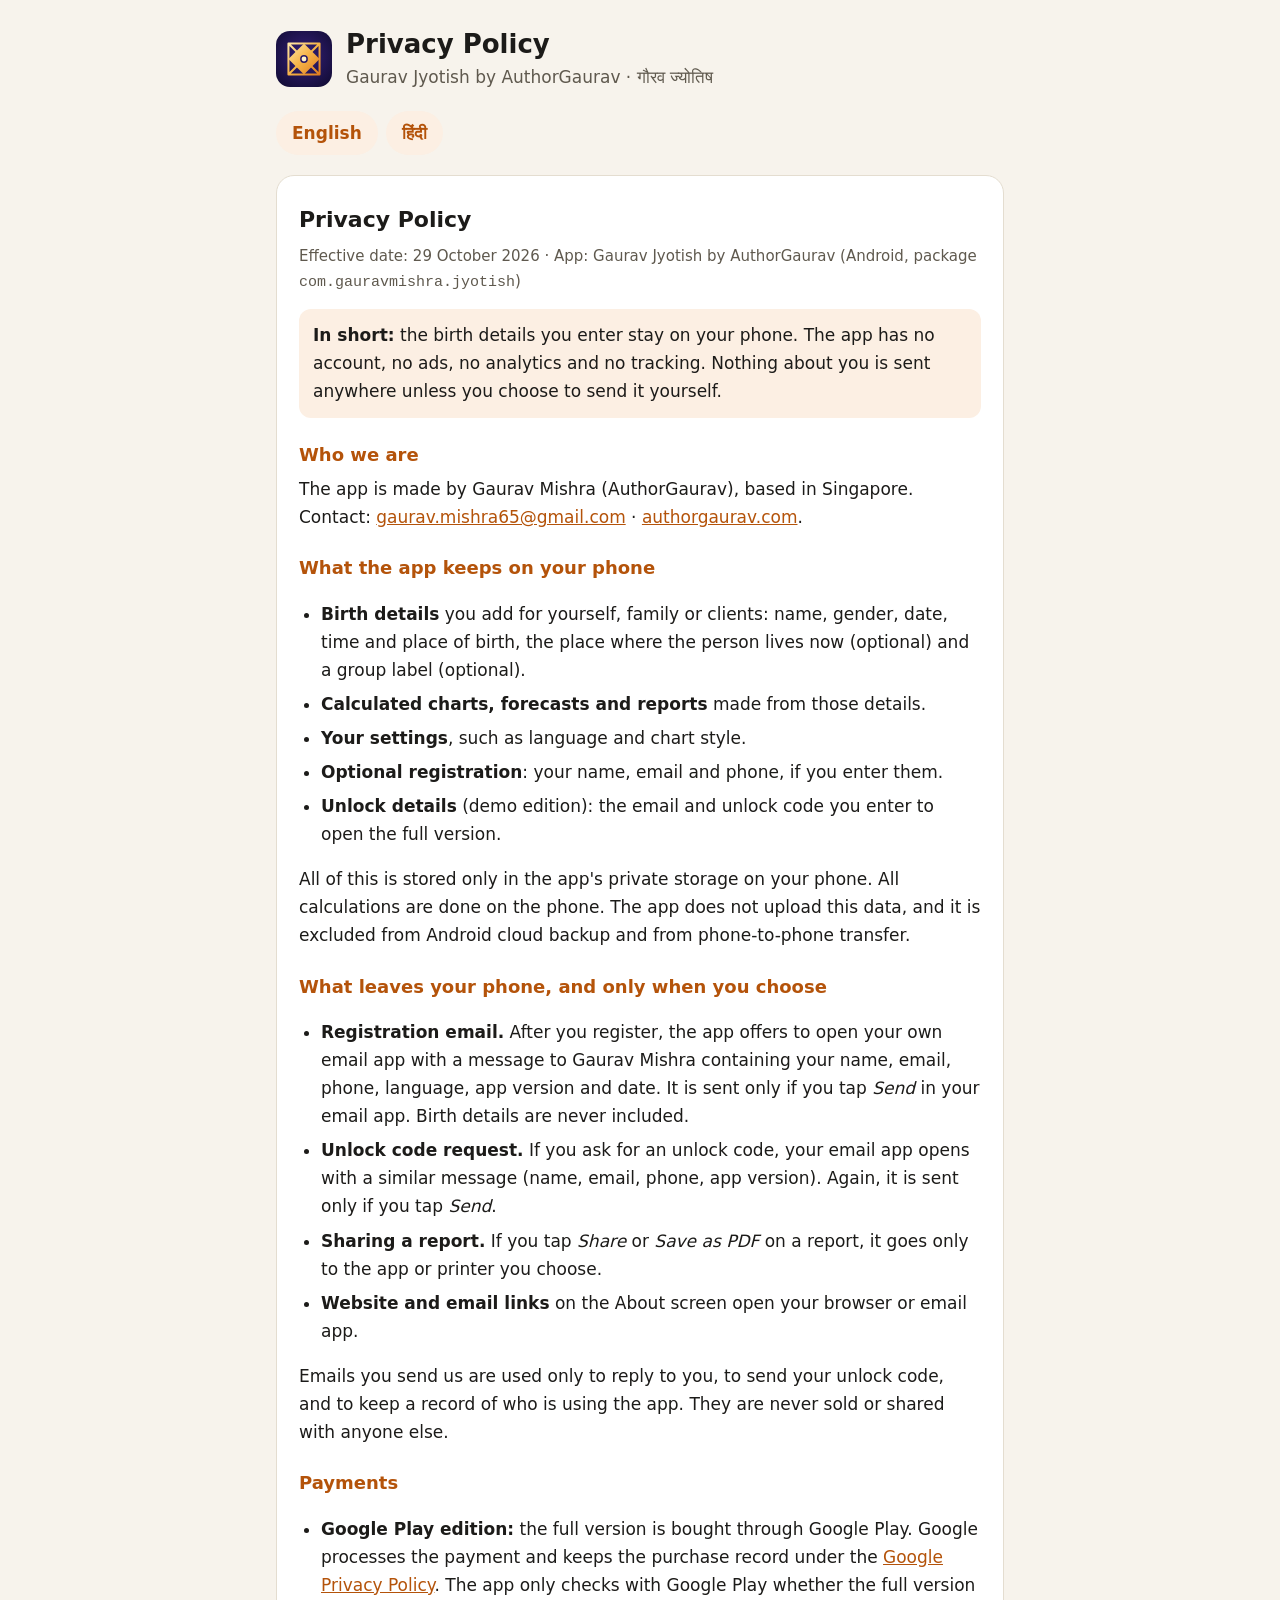
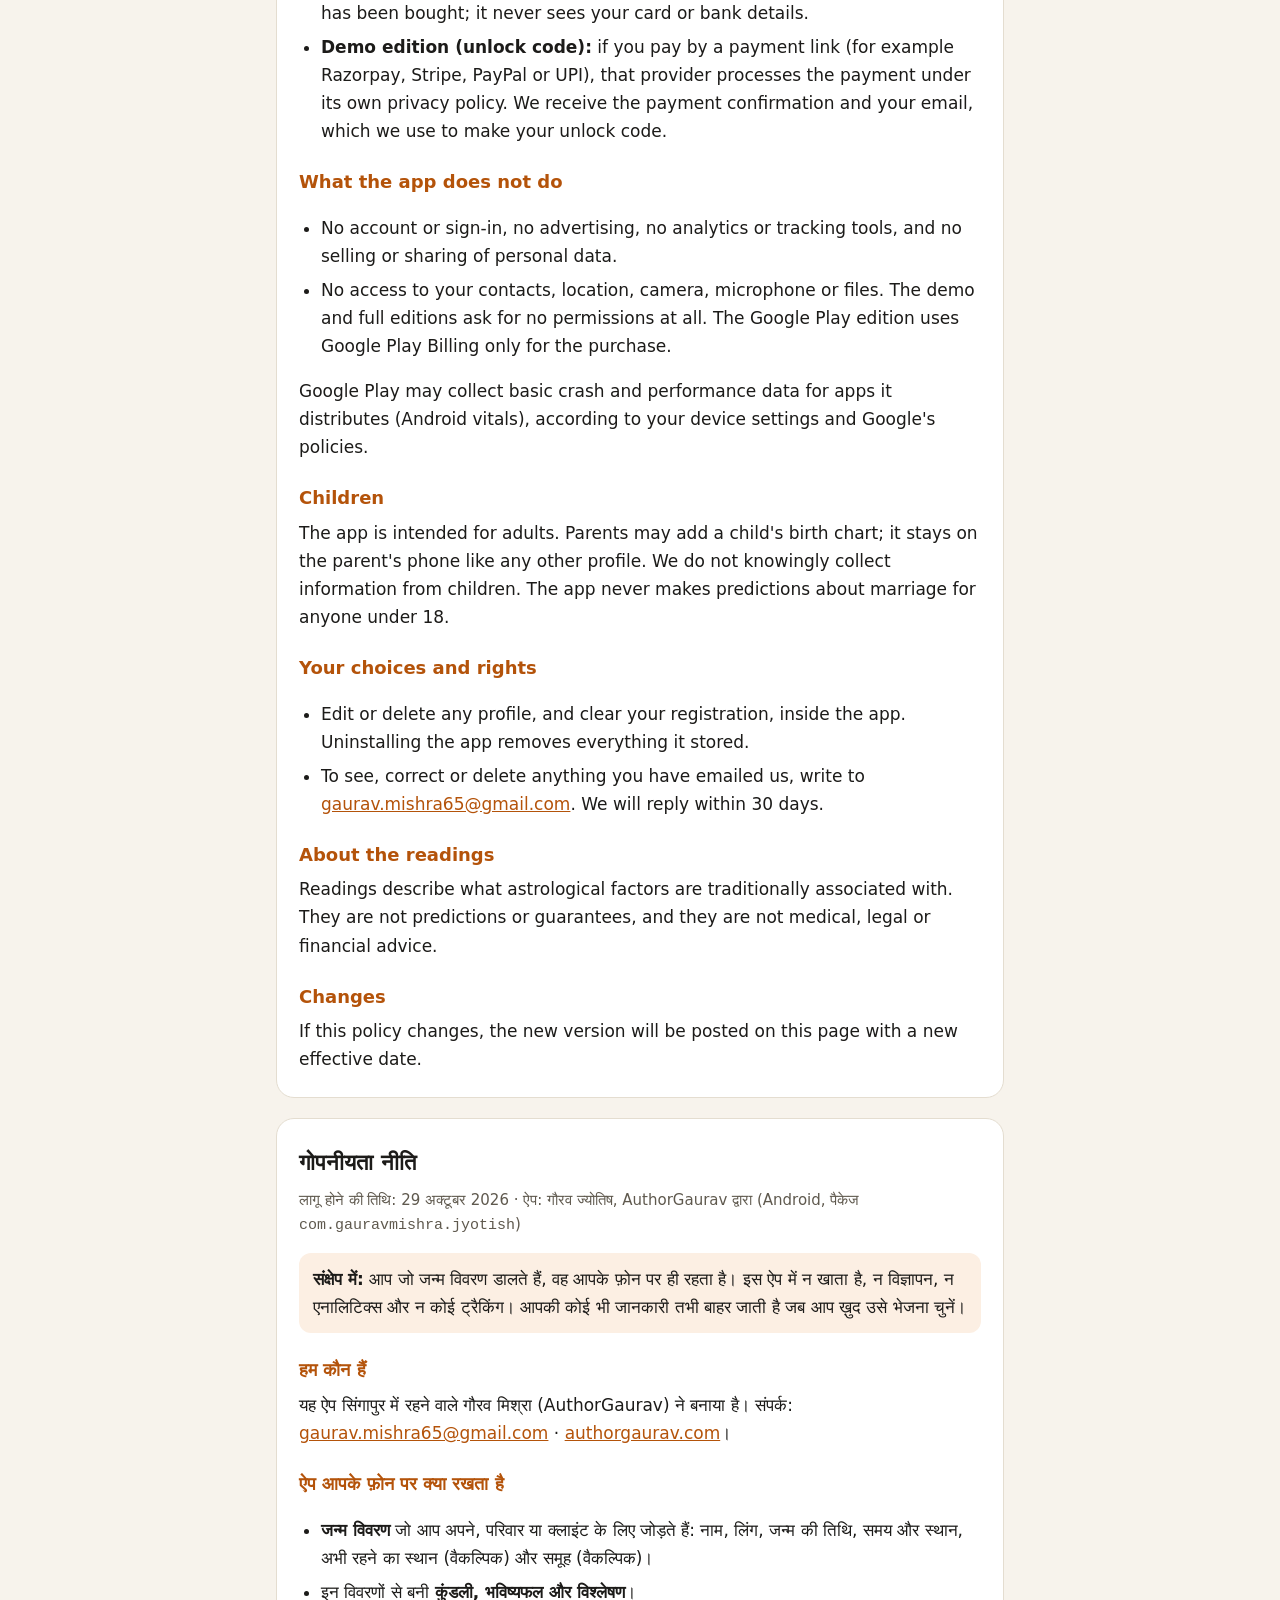
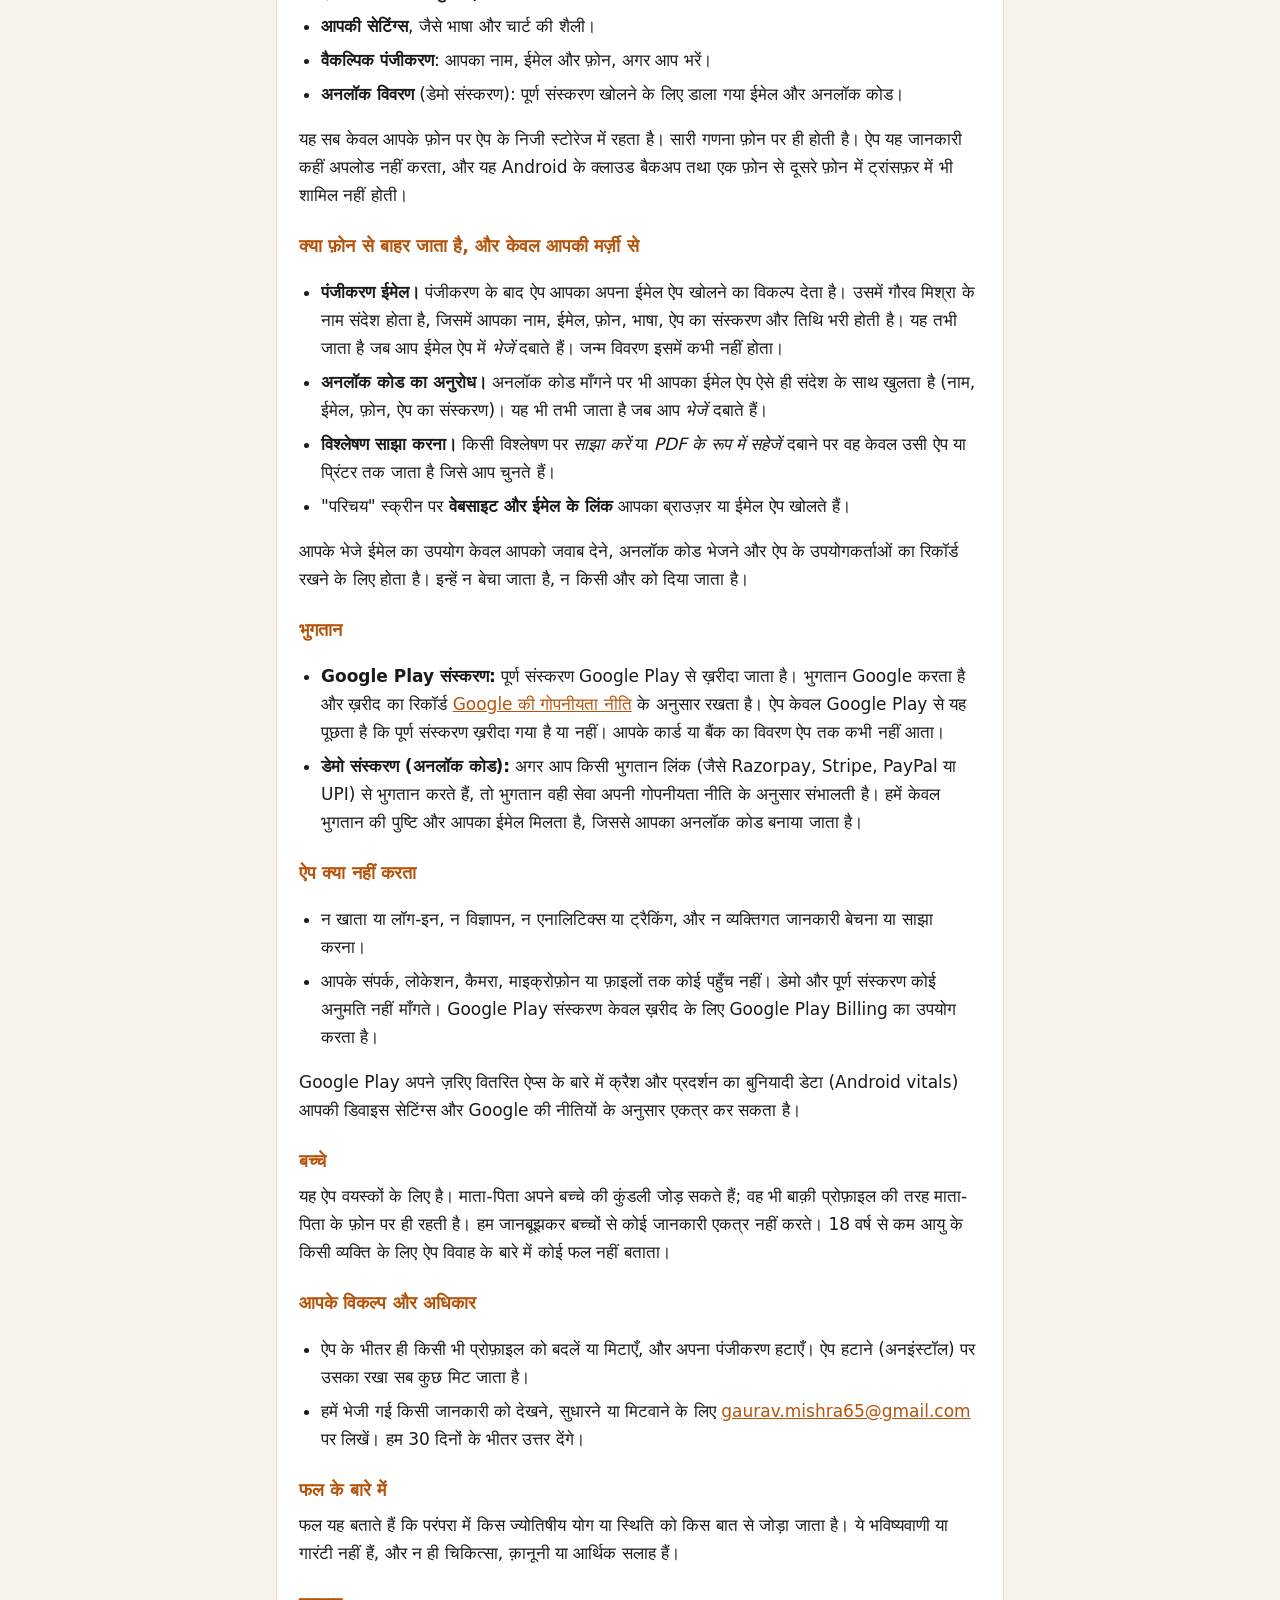
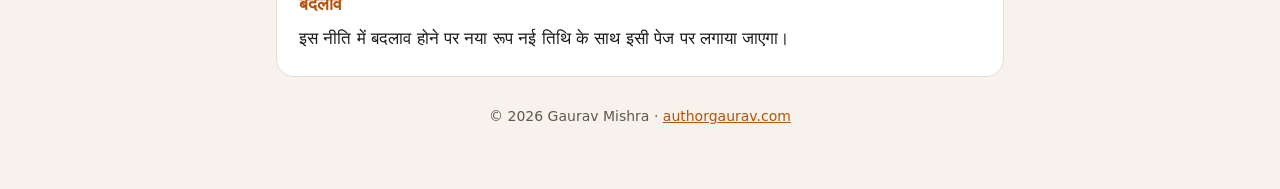
<file: docs/privacy/index.html>
<!doctype html>
<html lang="en">
<head>
<meta charset="utf-8">
<meta name="viewport" content="width=device-width, initial-scale=1">
<title>Privacy Policy – Gaurav Jyotish by AuthorGaurav</title>
<meta name="description" content="Privacy policy for the Gaurav Jyotish Android app by AuthorGaurav (Gaurav Mishra). Birth details stay on your phone.">
<style>
  :root { --bg:#F7F3EC; --card:#FFFFFF; --ink:#1C1B19; --muted:#5F594E; --accent:#B4530A; --soft:#FCEFE3; --line:#E4DDD0; }
  @media (prefers-color-scheme: dark) { :root:not([data-theme="light"]) { --bg:#141210; --card:#1F1C19; --ink:#F2EDE4; --muted:#B3AA9A; --accent:#F0A45A; --soft:#3A2A1C; --line:#3A352E; } }
  :root[data-theme="dark"] { --bg:#141210; --card:#1F1C19; --ink:#F2EDE4; --muted:#B3AA9A; --accent:#F0A45A; --soft:#3A2A1C; --line:#3A352E; }
  * { box-sizing: border-box; }
  body { margin:0; background:var(--bg); color:var(--ink); font:17px/1.65 system-ui, -apple-system, "Segoe UI", Roboto, "Noto Sans Devanagari", sans-serif; }
  main { max-width:760px; margin:0 auto; padding:28px 16px 64px; }
  header { display:flex; gap:14px; align-items:center; margin-bottom:8px; }
  .mark { width:56px; height:56px; border-radius:14px; flex:none; }
  h1 { font-size:26px; line-height:1.25; margin:0; }
  .by { color:var(--muted); margin:2px 0 0; }
  nav.lang { display:flex; gap:8px; margin:20px 0 8px; }
  nav.lang a { text-decoration:none; color:var(--accent); background:var(--soft); border-radius:999px; padding:8px 16px; font-weight:600; min-height:44px; display:inline-flex; align-items:center; }
  section.policy { background:var(--card); border:1px solid var(--line); border-radius:18px; padding:8px 22px 18px; margin-top:20px; }
  h2 { font-size:22px; margin:18px 0 4px; }
  h3 { font-size:18px; margin:22px 0 4px; color:var(--accent); }
  p, li { margin:6px 0; }
  ul { padding-left:22px; }
  .meta { color:var(--muted); font-size:15px; }
  .key { background:var(--soft); border-radius:12px; padding:12px 14px; margin:14px 0; }
  a { color:var(--accent); }
  footer { color:var(--muted); font-size:14px; text-align:center; margin-top:28px; }
</style>
</head>
<body>
<main>
  <header>
    <svg class="mark" viewBox="18 18 72 72" aria-hidden="true">
      <defs>
        <radialGradient id="bg" cx="50%" cy="45%" r="75%"><stop offset="0" stop-color="#36207A"/><stop offset="1" stop-color="#0E0A2E"/></radialGradient>
        <linearGradient id="gold" x1="0" y1="0" x2="1" y2="1"><stop offset="0" stop-color="#FFE7A8"/><stop offset=".5" stop-color="#F6B347"/><stop offset="1" stop-color="#E07B1F"/></linearGradient>
      </defs>
      <rect x="18" y="18" width="72" height="72" fill="url(#bg)"/>
      <path d="M34,34 H74 V74 H34 Z M34,34 L74,74 M74,34 L34,74" fill="none" stroke="url(#gold)" stroke-width="2.6" stroke-linejoin="round"/>
      <path d="M54,34 L74,54 L54,74 L34,54 Z" fill="url(#gold)"/>
      <circle cx="54" cy="54" r="5" fill="#2A1A66"/><circle cx="54" cy="54" r="3.1" fill="#FFF3C9"/>
    </svg>
    <div>
      <h1>Privacy Policy</h1>
      <p class="by">Gaurav Jyotish by AuthorGaurav · गौरव ज्योतिष</p>
    </div>
  </header>
  <nav class="lang" aria-label="Language">
    <a href="#english" lang="en">English</a>
    <a href="#hindi" lang="hi">हिंदी</a>
  </nav>

  <!-- ======================= ENGLISH ======================= -->
  <section class="policy" id="english" lang="en">
    <h2>Privacy Policy</h2>
    <p class="meta">Effective date: 29 October 2026 · App: Gaurav Jyotish by AuthorGaurav (Android, package <code>com.gauravmishra.jyotish</code>)</p>

    <div class="key"><strong>In short:</strong> the birth details you enter stay on your phone. The app has no account, no ads, no analytics and no tracking. Nothing about you is sent anywhere unless you choose to send it yourself.</div>

    <h3>Who we are</h3>
    <p>The app is made by Gaurav Mishra (AuthorGaurav), based in Singapore. Contact: <a href="mailto:gaurav.mishra65@gmail.com">gaurav.mishra65@gmail.com</a> · <a href="https://authorgaurav.com">authorgaurav.com</a>.</p>

    <h3>What the app keeps on your phone</h3>
    <ul>
      <li><strong>Birth details</strong> you add for yourself, family or clients: name, gender, date, time and place of birth, the place where the person lives now (optional) and a group label (optional).</li>
      <li><strong>Calculated charts, forecasts and reports</strong> made from those details.</li>
      <li><strong>Your settings</strong>, such as language and chart style.</li>
      <li><strong>Optional registration</strong>: your name, email and phone, if you enter them.</li>
      <li><strong>Unlock details</strong> (demo edition): the email and unlock code you enter to open the full version.</li>
    </ul>
    <p>All of this is stored only in the app's private storage on your phone. All calculations are done on the phone. The app does not upload this data, and it is excluded from Android cloud backup and from phone-to-phone transfer.</p>

    <h3>What leaves your phone, and only when you choose</h3>
    <ul>
      <li><strong>Registration email.</strong> After you register, the app offers to open your own email app with a message to Gaurav Mishra containing your name, email, phone, language, app version and date. It is sent only if you tap <em>Send</em> in your email app. Birth details are never included.</li>
      <li><strong>Unlock code request.</strong> If you ask for an unlock code, your email app opens with a similar message (name, email, phone, app version). Again, it is sent only if you tap <em>Send</em>.</li>
      <li><strong>Sharing a report.</strong> If you tap <em>Share</em> or <em>Save as PDF</em> on a report, it goes only to the app or printer you choose.</li>
      <li><strong>Website and email links</strong> on the About screen open your browser or email app.</li>
    </ul>
    <p>Emails you send us are used only to reply to you, to send your unlock code, and to keep a record of who is using the app. They are never sold or shared with anyone else.</p>

    <h3>Payments</h3>
    <ul>
      <li><strong>Google Play edition:</strong> the full version is bought through Google Play. Google processes the payment and keeps the purchase record under the <a href="https://policies.google.com/privacy">Google Privacy Policy</a>. The app only checks with Google Play whether the full version has been bought; it never sees your card or bank details.</li>
      <li><strong>Demo edition (unlock code):</strong> if you pay by a payment link (for example Razorpay, Stripe, PayPal or UPI), that provider processes the payment under its own privacy policy. We receive the payment confirmation and your email, which we use to make your unlock code.</li>
    </ul>

    <h3>What the app does not do</h3>
    <ul>
      <li>No account or sign-in, no advertising, no analytics or tracking tools, and no selling or sharing of personal data.</li>
      <li>No access to your contacts, location, camera, microphone or files. The demo and full editions ask for no permissions at all. The Google Play edition uses Google Play Billing only for the purchase.</li>
    </ul>
    <p>Google Play may collect basic crash and performance data for apps it distributes (Android vitals), according to your device settings and Google's policies.</p>

    <h3>Children</h3>
    <p>The app is intended for adults. Parents may add a child's birth chart; it stays on the parent's phone like any other profile. We do not knowingly collect information from children. The app never makes predictions about marriage for anyone under 18.</p>

    <h3>Your choices and rights</h3>
    <ul>
      <li>Edit or delete any profile, and clear your registration, inside the app. Uninstalling the app removes everything it stored.</li>
      <li>To see, correct or delete anything you have emailed us, write to <a href="mailto:gaurav.mishra65@gmail.com">gaurav.mishra65@gmail.com</a>. We will reply within 30 days.</li>
    </ul>

    <h3>About the readings</h3>
    <p>Readings describe what astrological factors are traditionally associated with. They are not predictions or guarantees, and they are not medical, legal or financial advice.</p>

    <h3>Changes</h3>
    <p>If this policy changes, the new version will be posted on this page with a new effective date.</p>
  </section>

  <!-- ======================= HINDI ======================= -->
  <section class="policy" id="hindi" lang="hi">
    <h2>गोपनीयता नीति</h2>
    <p class="meta">लागू होने की तिथि: 29 अक्टूबर 2026 · ऐप: गौरव ज्योतिष, AuthorGaurav द्वारा (Android, पैकेज <code>com.gauravmishra.jyotish</code>)</p>

    <div class="key"><strong>संक्षेप में:</strong> आप जो जन्म विवरण डालते हैं, वह आपके फ़ोन पर ही रहता है। इस ऐप में न खाता है, न विज्ञापन, न एनालिटिक्स और न कोई ट्रैकिंग। आपकी कोई भी जानकारी तभी बाहर जाती है जब आप ख़ुद उसे भेजना चुनें।</div>

    <h3>हम कौन हैं</h3>
    <p>यह ऐप सिंगापुर में रहने वाले गौरव मिश्रा (AuthorGaurav) ने बनाया है। संपर्क: <a href="mailto:gaurav.mishra65@gmail.com">gaurav.mishra65@gmail.com</a> · <a href="https://authorgaurav.com">authorgaurav.com</a>।</p>

    <h3>ऐप आपके फ़ोन पर क्या रखता है</h3>
    <ul>
      <li><strong>जन्म विवरण</strong> जो आप अपने, परिवार या क्लाइंट के लिए जोड़ते हैं: नाम, लिंग, जन्म की तिथि, समय और स्थान, अभी रहने का स्थान (वैकल्पिक) और समूह (वैकल्पिक)।</li>
      <li>इन विवरणों से बनी <strong>कुंडली, भविष्यफल और विश्लेषण</strong>।</li>
      <li><strong>आपकी सेटिंग्स</strong>, जैसे भाषा और चार्ट की शैली।</li>
      <li><strong>वैकल्पिक पंजीकरण</strong>: आपका नाम, ईमेल और फ़ोन, अगर आप भरें।</li>
      <li><strong>अनलॉक विवरण</strong> (डेमो संस्करण): पूर्ण संस्करण खोलने के लिए डाला गया ईमेल और अनलॉक कोड।</li>
    </ul>
    <p>यह सब केवल आपके फ़ोन पर ऐप के निजी स्टोरेज में रहता है। सारी गणना फ़ोन पर ही होती है। ऐप यह जानकारी कहीं अपलोड नहीं करता, और यह Android के क्लाउड बैकअप तथा एक फ़ोन से दूसरे फ़ोन में ट्रांसफ़र में भी शामिल नहीं होती।</p>

    <h3>क्या फ़ोन से बाहर जाता है, और केवल आपकी मर्ज़ी से</h3>
    <ul>
      <li><strong>पंजीकरण ईमेल।</strong> पंजीकरण के बाद ऐप आपका अपना ईमेल ऐप खोलने का विकल्प देता है। उसमें गौरव मिश्रा के नाम संदेश होता है, जिसमें आपका नाम, ईमेल, फ़ोन, भाषा, ऐप का संस्करण और तिथि भरी होती है। यह तभी जाता है जब आप ईमेल ऐप में <em>भेजें</em> दबाते हैं। जन्म विवरण इसमें कभी नहीं होता।</li>
      <li><strong>अनलॉक कोड का अनुरोध।</strong> अनलॉक कोड माँगने पर भी आपका ईमेल ऐप ऐसे ही संदेश के साथ खुलता है (नाम, ईमेल, फ़ोन, ऐप का संस्करण)। यह भी तभी जाता है जब आप <em>भेजें</em> दबाते हैं।</li>
      <li><strong>विश्लेषण साझा करना।</strong> किसी विश्लेषण पर <em>साझा करें</em> या <em>PDF के रूप में सहेजें</em> दबाने पर वह केवल उसी ऐप या प्रिंटर तक जाता है जिसे आप चुनते हैं।</li>
      <li>"परिचय" स्क्रीन पर <strong>वेबसाइट और ईमेल के लिंक</strong> आपका ब्राउज़र या ईमेल ऐप खोलते हैं।</li>
    </ul>
    <p>आपके भेजे ईमेल का उपयोग केवल आपको जवाब देने, अनलॉक कोड भेजने और ऐप के उपयोगकर्ताओं का रिकॉर्ड रखने के लिए होता है। इन्हें न बेचा जाता है, न किसी और को दिया जाता है।</p>

    <h3>भुगतान</h3>
    <ul>
      <li><strong>Google Play संस्करण:</strong> पूर्ण संस्करण Google Play से ख़रीदा जाता है। भुगतान Google करता है और ख़रीद का रिकॉर्ड <a href="https://policies.google.com/privacy?hl=hi">Google की गोपनीयता नीति</a> के अनुसार रखता है। ऐप केवल Google Play से यह पूछता है कि पूर्ण संस्करण ख़रीदा गया है या नहीं। आपके कार्ड या बैंक का विवरण ऐप तक कभी नहीं आता।</li>
      <li><strong>डेमो संस्करण (अनलॉक कोड):</strong> अगर आप किसी भुगतान लिंक (जैसे Razorpay, Stripe, PayPal या UPI) से भुगतान करते हैं, तो भुगतान वही सेवा अपनी गोपनीयता नीति के अनुसार संभालती है। हमें केवल भुगतान की पुष्टि और आपका ईमेल मिलता है, जिससे आपका अनलॉक कोड बनाया जाता है।</li>
    </ul>

    <h3>ऐप क्या नहीं करता</h3>
    <ul>
      <li>न खाता या लॉग-इन, न विज्ञापन, न एनालिटिक्स या ट्रैकिंग, और न व्यक्तिगत जानकारी बेचना या साझा करना।</li>
      <li>आपके संपर्क, लोकेशन, कैमरा, माइक्रोफ़ोन या फ़ाइलों तक कोई पहुँच नहीं। डेमो और पूर्ण संस्करण कोई अनुमति नहीं माँगते। Google Play संस्करण केवल ख़रीद के लिए Google Play Billing का उपयोग करता है।</li>
    </ul>
    <p>Google Play अपने ज़रिए वितरित ऐप्स के बारे में क्रैश और प्रदर्शन का बुनियादी डेटा (Android vitals) आपकी डिवाइस सेटिंग्स और Google की नीतियों के अनुसार एकत्र कर सकता है।</p>

    <h3>बच्चे</h3>
    <p>यह ऐप वयस्कों के लिए है। माता-पिता अपने बच्चे की कुंडली जोड़ सकते हैं; वह भी बाक़ी प्रोफ़ाइल की तरह माता-पिता के फ़ोन पर ही रहती है। हम जानबूझकर बच्चों से कोई जानकारी एकत्र नहीं करते। 18 वर्ष से कम आयु के किसी व्यक्ति के लिए ऐप विवाह के बारे में कोई फल नहीं बताता।</p>

    <h3>आपके विकल्प और अधिकार</h3>
    <ul>
      <li>ऐप के भीतर ही किसी भी प्रोफ़ाइल को बदलें या मिटाएँ, और अपना पंजीकरण हटाएँ। ऐप हटाने (अनइंस्टॉल) पर उसका रखा सब कुछ मिट जाता है।</li>
      <li>हमें भेजी गई किसी जानकारी को देखने, सुधारने या मिटवाने के लिए <a href="mailto:gaurav.mishra65@gmail.com">gaurav.mishra65@gmail.com</a> पर लिखें। हम 30 दिनों के भीतर उत्तर देंगे।</li>
    </ul>

    <h3>फल के बारे में</h3>
    <p>फल यह बताते हैं कि परंपरा में किस ज्योतिषीय योग या स्थिति को किस बात से जोड़ा जाता है। ये भविष्यवाणी या गारंटी नहीं हैं, और न ही चिकित्सा, क़ानूनी या आर्थिक सलाह हैं।</p>

    <h3>बदलाव</h3>
    <p>इस नीति में बदलाव होने पर नया रूप नई तिथि के साथ इसी पेज पर लगाया जाएगा।</p>
  </section>

  <footer>© 2026 Gaurav Mishra · <a href="https://authorgaurav.com">authorgaurav.com</a></footer>
</main>
</body>
</html>
</file>
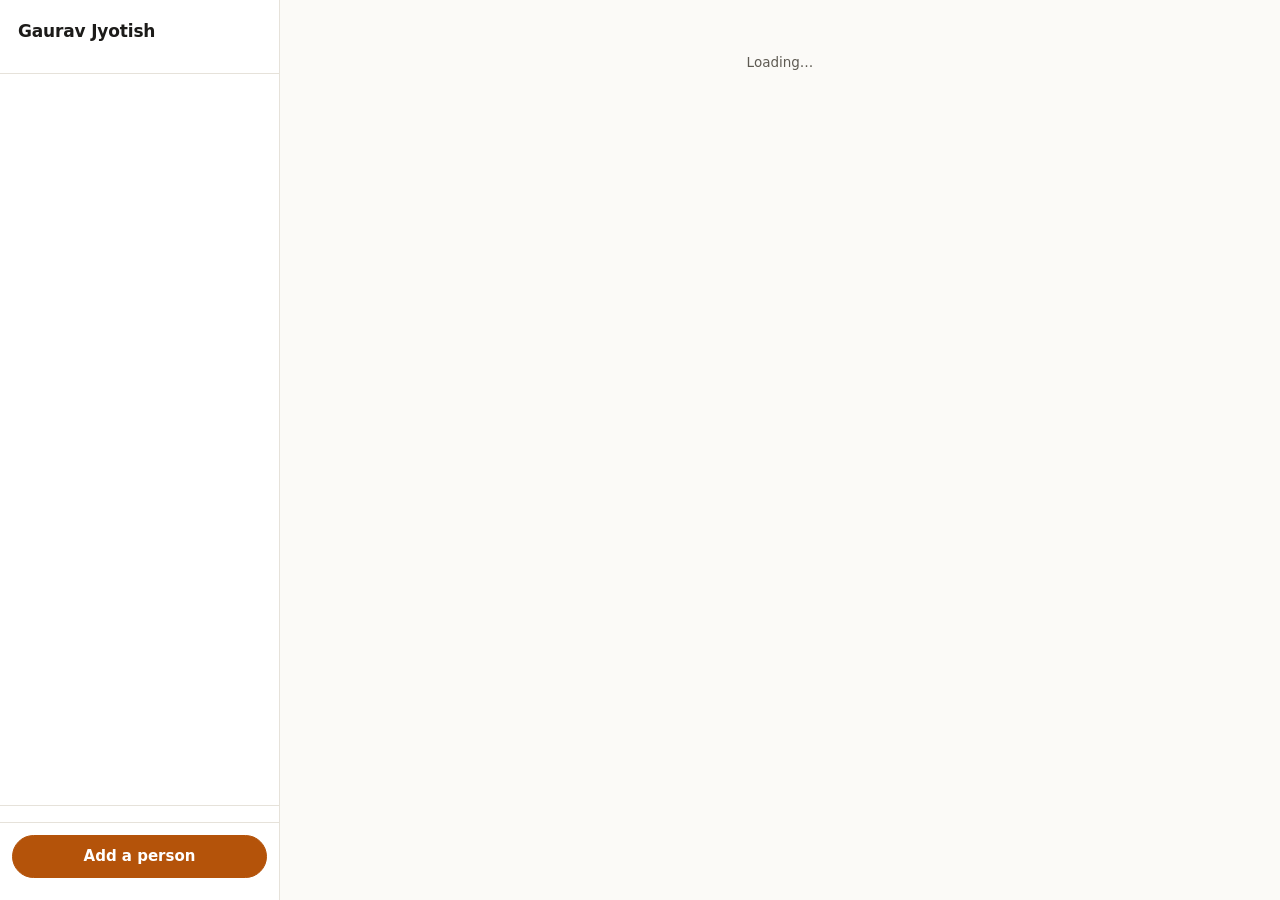
<file: windows/web/index.html>
<!DOCTYPE html>
<html lang="en">
<head>
<meta charset="utf-8">
<meta name="viewport" content="width=device-width, initial-scale=1">
<title>Gaurav Jyotish</title>
<link rel="stylesheet" href="app.css">
</head>
<body>

<aside>
  <header>
    <h1>Gaurav Jyotish</h1>
    <div class="sub" id="count">&nbsp;</div>
  </header>
  <div id="people"></div>
  <nav id="tools"></nav>
  <footer>
    <button class="primary" id="new-person" style="width:100%">Add a person</button>
    <div id="edition" class="language"></div>
    <div id="language" class="language"></div>
  </footer>
</aside>

<main id="main">
  <div class="empty">Loading…</div>
</main>

<script src="strings.js"></script>
<script src="kundli.js"></script>
<script src="sections.js"></script>
<script src="app.js"></script>
</body>
</html>
</file>
<file: windows/web/app.css>
/* The Windows edition's look, taken from the Android app's Palette so the two are recognisably the same
   product. Light and dark are both here; the app follows the system unless a setting overrides it. */

:root {
  --ground: #FBFAF7;
  --surface: #FFFFFF;
  --ink: #1C1B19;
  --muted: #5E5A52;
  --line: #E6E2DA;
  --outline: #CFC9BE;
  --accent: #B4530A;
  --accent-deep: #8A3F07;
  --accent-soft: #FCEFE3;
  --good: #2F6B3A;
  --bad: #9A3B1B;
  --radius: 12px;
  --gap: 16px;
}

@media (prefers-color-scheme: dark) {
  :root:not([data-theme="light"]) {
    --ground: #141210;
    --surface: #1F1C19;
    --ink: #F2EDE4;
    --muted: #B3AA9A;
    --line: #3A352E;
    --outline: #5A534A;
    --accent: #F0A45A;
    --accent-deep: #F6C48F;
    --accent-soft: #3A2A1C;
    --good: #8FD19E;
    --bad: #F2A68F;
  }
}

:root[data-theme="dark"] {
  --ground: #141210;
  --surface: #1F1C19;
  --ink: #F2EDE4;
  --muted: #B3AA9A;
  --line: #3A352E;
  --outline: #5A534A;
  --accent: #F0A45A;
  --accent-deep: #F6C48F;
  --accent-soft: #3A2A1C;
  --good: #8FD19E;
  --bad: #F2A68F;
}

* { box-sizing: border-box; }

body {
  margin: 0;
  background: var(--ground);
  color: var(--ink);
  font: 15px/1.55 "Segoe UI Variable Text", "Segoe UI", system-ui, "Noto Sans Devanagari", sans-serif;
  height: 100vh;
  display: grid;
  grid-template-columns: 280px 1fr;
  overflow: hidden;
}

/* --- the list of people down the side ----------------------------------------------------- */

aside {
  background: var(--surface);
  border-right: 1px solid var(--line);
  display: flex;
  flex-direction: column;
  min-height: 0;
}

aside header {
  padding: 18px 18px 10px;
  border-bottom: 1px solid var(--line);
}

aside h1 {
  margin: 0;
  font-size: 17px;
  font-weight: 600;
  letter-spacing: -0.01em;
}

aside .sub { color: var(--muted); font-size: 12px; }

#people { overflow-y: auto; flex: 1; padding: 8px; min-height: 0; }

.person {
  width: 100%;
  text-align: left;
  background: none;
  border: 1px solid transparent;
  border-radius: var(--radius);
  padding: 10px 12px;
  color: inherit;
  font: inherit;
  cursor: pointer;
  display: block;
}

.person:hover { background: var(--accent-soft); }
.person[aria-current="true"] { background: var(--accent-soft); border-color: var(--accent); }
.person .who { font-weight: 600; }
.person .when { color: var(--muted); font-size: 12.5px; }

aside footer { padding: 12px; border-top: 1px solid var(--line); }

/* --- the main panel ------------------------------------------------------------------------ */

main { overflow-y: auto; padding: 28px 32px 48px; min-height: 0; }

h2 { margin: 0 0 4px; font-size: 24px; font-weight: 600; letter-spacing: -0.015em; }
.lede { color: var(--muted); margin: 0 0 24px; }

.card {
  background: var(--surface);
  border: 1px solid var(--line);
  border-radius: var(--radius);
  padding: 20px 22px;
  margin-bottom: var(--gap);
  max-width: 760px;
}

.card h3 { margin: 0 0 14px; font-size: 15px; font-weight: 600; color: var(--muted); text-transform: uppercase; letter-spacing: 0.06em; }

table { border-collapse: collapse; width: 100%; }
th, td { text-align: left; padding: 7px 10px 7px 0; border-bottom: 1px solid var(--line); font-variant-numeric: tabular-nums; }
th { color: var(--muted); font-weight: 500; width: 40%; }
tr:last-child th, tr:last-child td { border-bottom: none; }

/* --- the form ------------------------------------------------------------------------------ */

.fields { display: grid; grid-template-columns: 1fr 1fr; gap: 14px; max-width: 760px; }
.field { display: flex; flex-direction: column; gap: 5px; }
.field.wide { grid-column: 1 / -1; }
label { font-size: 12.5px; color: var(--muted); }

input, select {
  font: inherit;
  color: var(--ink);
  background: var(--surface);
  border: 1px solid var(--outline);
  border-radius: 8px;
  padding: 9px 11px;
  min-height: 38px;
}

input:focus, select:focus { outline: 2px solid var(--accent); outline-offset: -1px; border-color: var(--accent); }

button {
  font: inherit;
  font-weight: 600;
  border-radius: 999px;
  border: 1px solid var(--outline);
  background: var(--surface);
  color: var(--ink);
  padding: 9px 18px;
  min-height: 40px;
  cursor: pointer;
}

button:hover { border-color: var(--accent); }
button.primary { background: var(--accent); border-color: var(--accent); color: #fff; }
button.primary:hover { background: var(--accent-deep); border-color: var(--accent-deep); }
button.quiet { border: none; background: none; color: var(--muted); padding: 6px 10px; }
button.quiet:hover { color: var(--bad); }

.row { display: flex; gap: 10px; align-items: center; margin-top: 18px; }

.problem { color: var(--bad); margin: 14px 0 0; max-width: 760px; }
.working { color: var(--muted); }

.empty { color: var(--muted); padding: 24px 12px; text-align: center; font-size: 13.5px; }

.note { color: var(--muted); font-size: 12.5px; margin-top: 18px; max-width: 760px; }

/* --- the drawn chart ------------------------------------------------------------------------ */

.chart-card { display: flex; flex-direction: column; align-items: center; gap: 16px; }
.chart-holder { width: 100%; display: flex; justify-content: center; }

/* The kundli is one drawing: its own lines are enough, so it takes no card border of its own. */
.kundli { max-width: 100%; height: auto; }
.chart-card .row { margin-top: 0; }

/* --- birthplace search ----------------------------------------------------------------------- */

.place-field { position: relative; }

.results {
  position: absolute;
  top: 100%;
  left: 0;
  right: 0;
  z-index: 20;
  background: var(--surface);
  border: 1px solid var(--outline);
  border-radius: 10px;
  margin-top: 4px;
  overflow: hidden;
  box-shadow: 0 8px 24px rgba(0, 0, 0, 0.10);
}

.results:empty { display: none; }

.result {
  display: flex;
  flex-direction: column;
  align-items: flex-start;
  gap: 1px;
  width: 100%;
  border: none;
  border-radius: 0;
  background: none;
  text-align: left;
  padding: 9px 12px;
  min-height: 0;
  font-weight: 400;
}

.result:hover { background: var(--accent-soft); }
.result-name { font-weight: 600; }
.result-where { color: var(--muted); font-size: 12px; font-variant-numeric: tabular-nums; }

/* --- readings -------------------------------------------------------------------------------- */

.panel-heading {
  margin: 28px 0 12px;
  font-size: 15px;
  font-weight: 600;
  color: var(--muted);
  text-transform: uppercase;
  letter-spacing: 0.06em;
  max-width: 760px;
}

.section-search {
  width: 100%;
  max-width: 760px;
  margin-bottom: 12px;
}

.sections { max-width: 760px; }

.section {
  background: var(--surface);
  border: 1px solid var(--line);
  border-radius: var(--radius);
  margin-bottom: 8px;
}

.section > summary {
  padding: 13px 18px;
  cursor: pointer;
  font-weight: 600;
  list-style: none;
  display: flex;
  align-items: center;
  gap: 10px;
}

.section > summary::-webkit-details-marker { display: none; }

.section > summary::before {
  content: "›";
  color: var(--accent);
  font-size: 17px;
  line-height: 1;
  transition: transform 0.12s ease;
}

.section[open] > summary::before { transform: rotate(90deg); }
.section[open] > summary { border-bottom: 1px solid var(--line); }
.section > summary:hover { color: var(--accent-deep); }

.section-body { padding: 14px 18px 16px; }
.section-body > :first-child { margin-top: 0; }
.section-body > :last-child { margin-bottom: 0; }

.section-intro { margin: 0 0 12px; color: var(--muted); }
.section-table { margin: 10px 0; }
.section-table thead th { color: var(--muted); font-weight: 600; font-size: 12.5px; text-transform: uppercase; letter-spacing: 0.04em; }
.section-table tbody th { font-weight: 500; color: var(--ink); width: 42%; }
.section-table.wide { table-layout: auto; }
.section-table.wide tbody th { width: auto; white-space: nowrap; }
.section-table.wide th, .section-table.wide td { padding-right: 16px; }
.section-table.wide tr > :last-child { padding-right: 0; }
.section-list { margin: 10px 0; padding-left: 20px; }
.section-list li { margin-bottom: 5px; }

.section-note {
  color: var(--muted);
  font-size: 13px;
  border-top: 1px solid var(--line);
  padding-top: 11px;
  margin-top: 14px;
}

/* --- the language switch ---------------------------------------------------------------------- */

.language { margin-top: 10px; display: flex; align-items: center; justify-content: space-between; gap: 8px; }
.switch-label { color: var(--muted); font-size: 12.5px; }
.switch { display: flex; border: 1px solid var(--outline); border-radius: 999px; overflow: hidden; }

.switch button {
  border: none;
  border-radius: 0;
  background: none;
  padding: 5px 11px;
  min-height: 0;
  font-size: 12.5px;
  font-weight: 500;
}

.switch button.on { background: var(--accent); color: #fff; }
.switch button:hover:not(.on) { background: var(--accent-soft); }

/* --- divisional charts ------------------------------------------------------------------------ */

.varga-card { gap: 10px; }
.varga-use { margin: 0; text-align: center; max-width: none; }

/* Sixteen buttons wrap rather than scroll: a row you have to drag is a row whose end you never find. */
.varga-row { flex-wrap: wrap; justify-content: center; gap: 6px; }

.varga-row button {
  padding: 5px 12px;
  min-height: 0;
  font-size: 12.5px;
  font-variant-numeric: tabular-nums;
}

/* --- reports ---------------------------------------------------------------------------------- */

.report-card .row { margin-top: 0; }
.report-row { flex-wrap: wrap; gap: 6px; }
.report-row button { padding: 6px 14px; min-height: 0; font-size: 13px; }
.report-status { min-height: 20px; margin-top: 12px; }
.report-status:empty { display: none; }

button.link { text-decoration: underline; padding: 0 2px; min-height: 0; color: var(--accent); }
button.link:hover { color: var(--accent-deep); }

/* --- the tools in the sidebar ----------------------------------------------------------------- */

nav#tools { padding: 8px; border-top: 1px solid var(--line); }
.person.tool .who { font-weight: 600; }

/* --- Kundli Milan ----------------------------------------------------------------------------- */

.score-card { text-align: center; }
.score { font-size: 38px; font-weight: 600; letter-spacing: -0.02em; color: var(--accent); font-variant-numeric: tabular-nums; }
.score-band { color: var(--ink); margin-top: 2px; }
.score-who { color: var(--muted); font-size: 13px; margin-top: 8px; }
.muted-cell { color: var(--muted); font-size: 13px; }
#milan-result table th { width: auto; }
#milan-result thead th { color: var(--muted); font-weight: 600; font-size: 12.5px; text-transform: uppercase; letter-spacing: 0.04em; }

/* --- choosing several people ------------------------------------------------------------------ */

.checks { display: flex; flex-wrap: wrap; gap: 8px 18px; }
.check { display: flex; align-items: center; gap: 7px; color: var(--ink); font-size: 14px; cursor: pointer; }
.check input { min-height: 0; width: 16px; height: 16px; accent-color: var(--accent); }

#muhurta-result .section-table th { font-weight: 500; }
#muhurta-result .section-table tbody th { white-space: normal; font-variant-numeric: tabular-nums; }

/* --- settings --------------------------------------------------------------------------------- */

.saved-note { color: var(--good); }
.chosen { color: var(--muted); font-size: 13px; }
.card .fields { max-width: none; }
.card > .row:last-of-type { margin-top: 14px; }

/* --- the demo line in the sidebar ------------------------------------------------------------- */

#edition:empty { display: none; }
.unlock-link { color: var(--accent); font-weight: 600; padding: 4px 8px; }
.unlock-link:hover { color: var(--accent-deep); }

/* --- the outlook and the predictions ---------------------------------------------------------- */

.outlook-result:empty { display: none; }
.outlook-result { margin-top: 14px; }
.area { margin-bottom: 22px; }
.area:last-child { margin-bottom: 0; }
.area h4 { margin: 0 0 4px; font-size: 15px; font-weight: 600; }
.area-outlook { margin: 0 0 6px; color: var(--accent-deep); font-weight: 500; }
.area p { margin: 0 0 6px; }

/* --- life events ------------------------------------------------------------------------------ */

.events { display: flex; flex-direction: column; gap: 8px; margin: 14px 0; }
.event-row { display: flex; gap: 8px; align-items: center; }
.event-row select { flex: 1 1 auto; max-width: 320px; }
.event-row input { width: 150px; font-variant-numeric: tabular-nums; }
tr.recorded th, tr.recorded td { background: var(--accent-soft); }

/* --- notes ------------------------------------------------------------------------------------ */

textarea {
  font: inherit;
  color: var(--ink);
  background: var(--surface);
  border: 1px solid var(--outline);
  border-radius: 8px;
  padding: 10px 12px;
  width: 100%;
  resize: vertical;
}

textarea:focus { outline: 2px solid var(--accent); outline-offset: -1px; border-color: var(--accent); }
</file>
